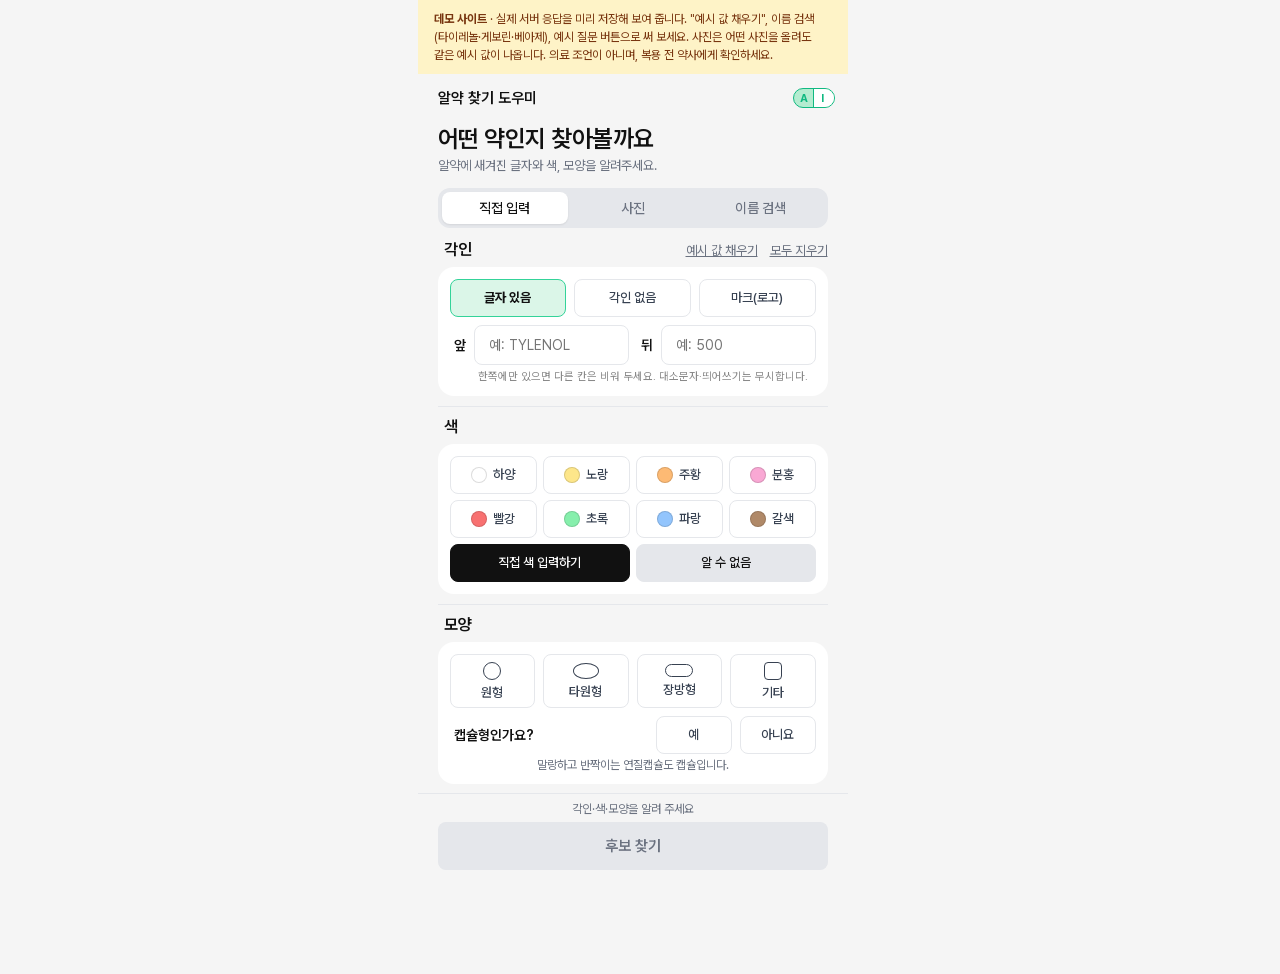
<file: demo/index.html>
<!doctype html>
<html lang="ko">
<head>
<meta charset="utf-8">
<meta name="viewport" content="width=device-width, initial-scale=1">
<title>알약 찾기 도우미 데모</title>
<link rel="stylesheet" href="tokens.css">
<link rel="stylesheet" href="app.css">
<style>
.demo-note { max-width: 430px; margin: 0 auto; box-sizing: border-box; padding: 10px 16px; background: #fef3c7; color: #78350f; font-size: 12px; line-height: 1.5; }
</style>
</head>
<body>
<div class="demo-note" role="note"><strong>데모 사이트</strong> · 실제 서버 응답을 미리 저장해 보여 줍니다. "예시 값 채우기", 이름 검색(타이레놀·게보린·베아제), 예시 질문 버튼으로 써 보세요. 사진은 어떤 사진을 올려도 같은 예시 값이 나옵니다. 의료 조언이 아니며, 복용 전 약사에게 확인하세요.</div>
<div class="app" id="app"></div>
<script src="demo-data.js"></script>
<script src="demo-api.js"></script>
<script src="app.js"></script>
</body>
</html>
</file>
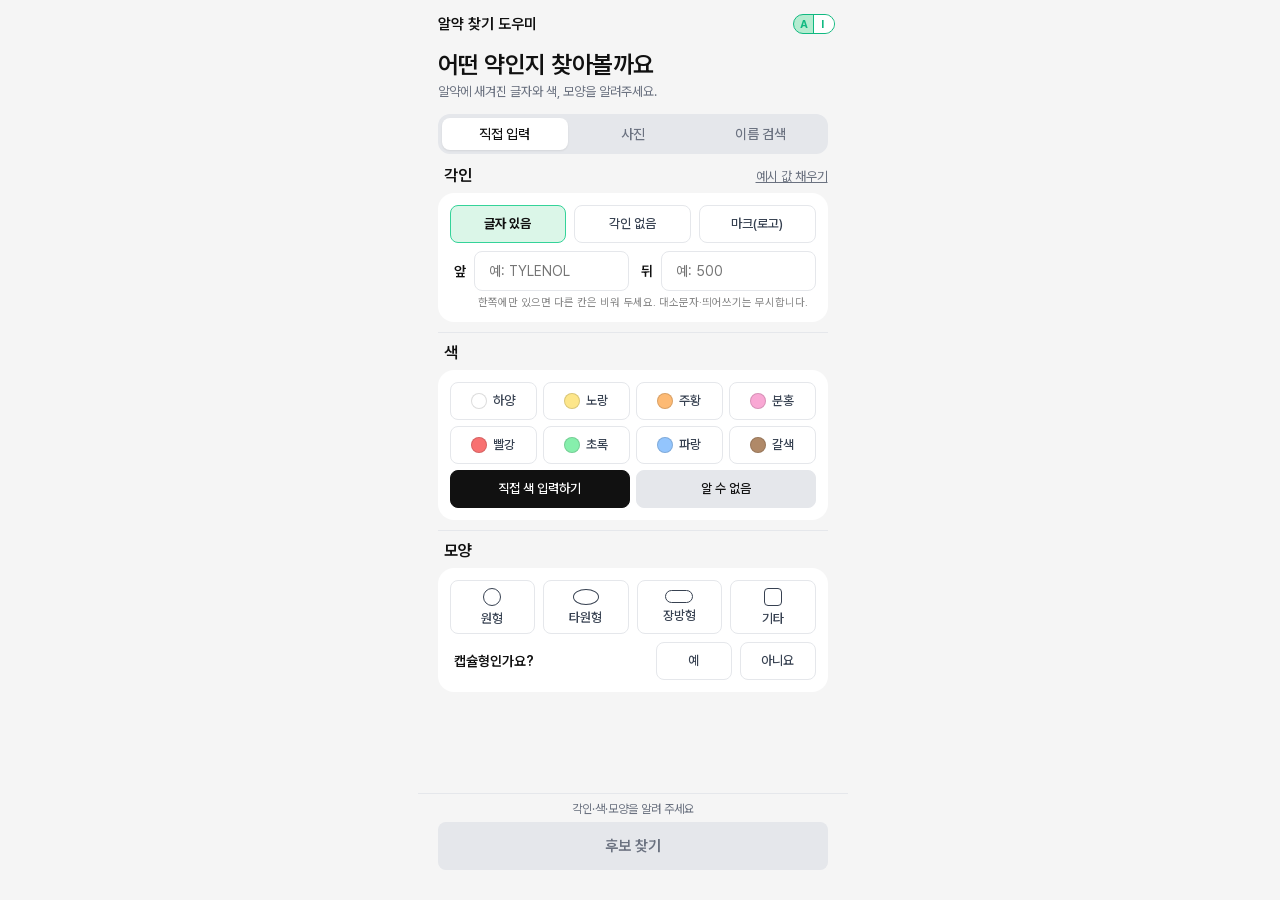
<file: prototype/index.html>
<!doctype html>
<html lang="ko">
<head>
<meta charset="utf-8">
<meta name="viewport" content="width=device-width, initial-scale=1">
<title>알약 찾기 도우미</title>
<link rel="stylesheet" href="tokens.css">
<link rel="stylesheet" href="app.css">
</head>
<body>
<div class="app" id="app"></div>
<script src="app.js"></script>
</body>
</html>
</file>
<file: demo/tokens.css>
/* Cal.com 디자인 시스템 토큰 (claude.ai/design 프로젝트의 _ds/cal-com-design-system 에서 옮김) */
:root {
  --cal-primary: #111111;
  --cal-primary-active: #242424;
  --cal-primary-disabled: #e5e7eb;
  --cal-brand-accent: #3b82f6;

  --cal-ink: #111111;
  --cal-body: #374151;
  --cal-muted: #6b7280;
  --cal-muted-soft: #898989;
  --cal-on-primary: #ffffff;

  --cal-canvas: #ffffff;
  --cal-surface-soft: #f8f9fa;
  --cal-surface-card: #f5f5f5;
  --cal-surface-strong: #e5e7eb;

  --cal-hairline: #e5e7eb;
  --cal-hairline-soft: #f3f4f6;

  --cal-success: #10b981;
  --cal-warning: #f59e0b;
  --cal-error: #ef4444;

  --cal-badge-orange: #fb923c;
  --cal-badge-pink: #ec4899;
  --cal-badge-violet: #8b5cf6;
  --cal-badge-emerald: #34d399;

  --radius-md: 8px;
  --radius-lg: 12px;
  --radius-xl: 16px;
  --radius-pill: 9999px;

  --shadow-xs: 0 1px 2px rgba(0, 0, 0, 0.05);
  --shadow-pill-active: 0 1px 2px rgba(0, 0, 0, 0.08);

  --ease-standard: cubic-bezier(0.4, 0, 0.2, 1);
  --dur-fast: 120ms;
  --dur-base: 180ms;

  --font-display: "Cal Sans", "Inter", -apple-system, BlinkMacSystemFont, "Segoe UI", Roboto, sans-serif;
  --font-sans: "Inter", -apple-system, BlinkMacSystemFont, "Segoe UI", Roboto, sans-serif;
  --font-mono: "JetBrains Mono", ui-monospace, SFMono-Regular, Menlo, monospace;
}
</file>
<file: demo/app.css>
/* 글꼴은 서버에 둔 Pretendard만 씀: 무료 모드에서 외부 호출 0회를 지키려고 웹 글꼴 서비스를 쓰지 않음 */
@font-face { font-family: "Pretendard"; font-weight: 45 920; font-display: swap; src: url("fonts/PretendardVariable.woff2") format("woff2-variations"); }
:root { --font-sans: "Pretendard", -apple-system, BlinkMacSystemFont, sans-serif; --font-display: var(--font-sans); }

* { box-sizing: border-box; }
/* 세로 스크롤바가 생겼다 없어질 때 화면이 좌우로 흔들리지 않게 자리를 늘 비워 둠 */
html { overflow-y: scroll; }
@supports (scrollbar-gutter: stable) { html { overflow-y: auto; scrollbar-gutter: stable; } }
body { margin: 0; background: var(--cal-surface-card); font-family: var(--font-sans); color: var(--cal-ink); word-break: keep-all; }
a { color: var(--cal-brand-accent); text-decoration: none; }
a:hover { text-decoration: underline; }
button, input, textarea { font-family: inherit; }
button { cursor: pointer; }
:focus-visible { outline: 2px solid var(--cal-brand-accent); outline-offset: 2px; }
h1, h2, p { margin: 0; }
.sr-only { position: absolute; width: 1px; height: 1px; overflow: hidden; clip: rect(0 0 0 0); white-space: nowrap; }
@keyframes pf-pulse { 0%, 100% { opacity: 1; } 50% { opacity: .35; } }

/* 배치 */
.app { max-width: 430px; margin: 0 auto; min-height: 100vh; min-height: 100dvh; display: flex; flex-direction: column; background: var(--cal-surface-card); }
.main { flex: 1; padding: 2px 20px 12px; }
.col { display: flex; flex-direction: column; }
.row { display: flex; align-items: center; }
.row-between { display: flex; justify-content: space-between; align-items: baseline; gap: 12px; }
.wrap { flex-wrap: wrap; }
.grow { flex: 1; }
.grid2 { display: grid; grid-template-columns: minmax(0, 1fr) minmax(0, 1fr); gap: 10px; }
.grid4 { display: grid; grid-template-columns: repeat(4, minmax(0, 1fr)); }
.span2 { grid-column: span 2; }
.mono { font-family: var(--font-mono); }

/* 머리줄 */
.bar { position: sticky; top: 0; z-index: 1; display: flex; align-items: center; gap: 8px; height: 48px; padding: 0 12px 0 8px; background: var(--cal-surface-card); }
.icon-btn { width: 44px; height: 44px; border: none; background: transparent; border-radius: 9999px; display: flex; align-items: center; justify-content: center; color: var(--cal-ink); }
.icon-btn:active { background: var(--cal-surface-strong); }
.bar-title { flex: 1; font-size: 15px; font-weight: 600; }
.bar-title.pad { padding-left: 12px; }
.mode { width: 44px; height: 44px; display: flex; align-items: center; justify-content: center; --m-line: var(--cal-muted-soft); --m-fill: var(--cal-surface-strong); }
.mode.on { --m-line: var(--cal-success); --m-fill: color-mix(in oklab, var(--cal-badge-emerald) 45%, white); }
.mode-pill { display: flex; width: 42px; height: 20px; border-radius: 9999px; border: 1.75px solid var(--m-line); background: var(--m-fill); overflow: hidden; font-size: 11px; font-weight: 700; line-height: 1; color: var(--m-line); }
.mode-pill span { flex: 1; display: flex; align-items: center; justify-content: center; }
.mode-pill span:first-child { padding-left: 2px; }
.mode-pill span:last-child { padding-right: 2px; border-left: 1.75px solid var(--m-line); background: var(--cal-canvas); }

/* 아래 고정 버튼 */
.cta-hint:not(:empty) { font-size: 12px; color: var(--cal-muted); text-align: center; padding-bottom: 6px; }
.cta { position: sticky; bottom: 0; padding: 8px 20px 30px; border-top: 1px solid var(--cal-hairline); background: var(--cal-surface-card); }

/* 디자인 시스템 부품: Button, Input, Badge, NavPillGroup */
.btn { display: inline-flex; align-items: center; justify-content: center; gap: 8px; font-weight: 600; font-size: 14px; line-height: 1; height: 40px; padding: 0 20px; border-radius: var(--radius-md); border: 1px solid transparent; background: var(--cal-primary); color: var(--cal-on-primary); white-space: nowrap; text-decoration: none; user-select: none; transition: background var(--dur-fast) var(--ease-standard), color var(--dur-fast) var(--ease-standard); }
.btn:hover { text-decoration: none; }
.btn:active { background: var(--cal-primary-active); }
.btn:disabled { background: var(--cal-primary-disabled); color: var(--cal-muted); cursor: not-allowed; }
.btn.lg { height: 48px; padding: 0 24px; font-size: 15px; }
.btn.full { width: 100%; }
.btn.mint { background: color-mix(in oklab, var(--cal-badge-emerald) 22%, white); color: var(--cal-ink); border-color: var(--cal-badge-emerald); }
.btn.mint:active { background: color-mix(in oklab, var(--cal-badge-emerald) 35%, white); }
.btn.sec { background: var(--cal-canvas); color: var(--cal-ink); border-color: var(--cal-hairline); }
.btn.sec:active { background: var(--cal-surface-card); }

.input { display: block; width: 100%; min-width: 0; height: 40px; padding: 0 14px; background: var(--cal-canvas); border: 1px solid var(--cal-hairline); border-radius: var(--radius-md); font-size: 16px; color: var(--cal-ink); outline: none; transition: border-color var(--dur-fast) var(--ease-standard); }
.input:focus { border-color: var(--cal-ink); box-shadow: 0 0 0 3px rgba(17, 17, 17, .06); }
.input.s14 { font-size: 14px; }
.input.s13 { font-size: 13px; }

.badge { display: inline-flex; align-items: center; gap: 6px; background: var(--cal-surface-card); color: var(--cal-ink); font-size: 13px; font-weight: 500; line-height: 1; padding: 5px 12px; border-radius: var(--radius-pill); white-space: nowrap; }
.b-emerald { background: var(--cal-badge-emerald); color: #0a3a28; }
.b-orange { background: var(--cal-badge-orange); color: #fff; }
.b-violet { background: var(--cal-badge-violet); color: #fff; }
.b-success { background: rgba(16, 185, 129, .12); color: #0a7c5a; }
.b-warning { background: rgba(245, 158, 11, .14); color: #9a6200; }
.b-otc { background: color-mix(in oklab, var(--cal-brand-accent) 16%, white); }
.b-rx { background: color-mix(in oklab, var(--cal-warning) 22%, white); }
.b-pink { background: color-mix(in oklab, var(--cal-badge-pink) 16%, white); color: #9d174d; }
.b-yellow { background: color-mix(in oklab, var(--cal-warning) 22%, white); color: #78350f; }
.b-mint { background: color-mix(in oklab, var(--cal-badge-emerald) 22%, white); color: #0a3a28; }
.dot::before { content: ""; width: 6px; height: 6px; border-radius: 50%; background: currentColor; }

.pills { display: flex; gap: 2px; padding: 4px; background: var(--cal-surface-strong); border-radius: var(--radius-lg); }
.pills button { flex: 1; border: none; font-size: 14px; font-weight: 500; padding: 8px 16px; border-radius: var(--radius-md); background: transparent; color: var(--cal-muted); transition: background var(--dur-fast) var(--ease-standard), color var(--dur-fast) var(--ease-standard); }
.pills button[aria-selected="true"] { background: var(--cal-canvas); color: var(--cal-ink); box-shadow: var(--shadow-pill-active); }

/* 화면 공통 */
.title { font-family: var(--font-display); font-weight: 600; font-size: 24px; line-height: 1.25; letter-spacing: -.5px; }
.title.lg { font-size: 28px; }
.sub { font-size: 13px; line-height: 1.5; color: var(--cal-muted); }
.sec-h { font-size: 16px; font-weight: 600; padding-left: 6px; }
.lbl { font-size: 14px; font-weight: 600; padding-left: 4px; }
.hint { grid-column: 2 / -1; font-size: 11px; line-height: 1.4; color: var(--cal-muted-soft); padding-left: 4px; }
.link-btn { border: none; background: none; padding: 0; font-size: 13px; color: var(--cal-muted); text-decoration: underline; }
.box { display: flex; flex-direction: column; gap: 8px; background: var(--cal-canvas); border-radius: var(--radius-xl); padding: 12px; }
.divider { height: 1px; background: var(--cal-hairline); margin: 2px 0; }
.note { background: var(--cal-canvas); border-radius: var(--radius-lg); padding: 12px 14px; font-size: 13px; line-height: 1.5; color: var(--cal-body); }
.panel { background: var(--cal-canvas); border-radius: var(--radius-lg); padding: 16px; }
.card { border: 1px solid var(--cal-hairline); border-radius: var(--radius-lg); padding: 16px; background: var(--cal-canvas); box-shadow: var(--shadow-xs); }
.strong15 { font-size: 15px; font-weight: 600; }
.body14 { font-size: 14px; line-height: 1.55; color: var(--cal-body); text-wrap: pretty; }
.muted13 { font-size: 13px; color: var(--cal-muted); }
.muted12 { font-size: 12px; color: var(--cal-muted); }
.fine { font-size: 12px; line-height: 1.5; color: var(--cal-muted-soft); padding-top: 4px; text-align: center; text-wrap: balance; } /* 줄 길이를 고르게 나눠 가운데 정렬 */
.pulse { display: flex; align-items: center; gap: 10px; font-size: 14px; color: var(--cal-body); }
.pulse::before, .step-dot { content: ""; flex: none; width: 8px; height: 8px; border-radius: 50%; background: var(--cal-ink); }
.pulse::before { animation: pf-pulse 1s infinite; }

/* 선택 버튼 (각인 방식·색·모양·캡슐) */
.opt { height: 38px; padding: 0; border-radius: var(--radius-md); border: 1px solid var(--cal-hairline); background: var(--cal-canvas); color: var(--cal-body); font-size: 13px; font-weight: 500; transition: background var(--dur-fast); }
.opt[aria-pressed="true"] { background: color-mix(in oklab, var(--cal-badge-emerald) 22%, white); color: var(--cal-ink); border-color: var(--cal-badge-emerald); font-weight: 700; }
.opt.color { display: flex; align-items: center; justify-content: center; gap: 6px; }
.sw { width: 16px; height: 16px; border-radius: 50%; box-shadow: inset 0 0 0 1px rgba(0, 0, 0, .14); }
.opt.dark, .opt.dark[aria-pressed="true"] { background: var(--cal-primary); border-color: var(--cal-primary); color: var(--cal-on-primary); }
.opt.grey, .opt.grey[aria-pressed="true"] { background: var(--cal-surface-strong); border-color: var(--cal-surface-strong); color: var(--cal-ink); }
.opt.dark[aria-pressed="true"], .opt.grey[aria-pressed="true"] { box-shadow: 0 0 0 2px var(--cal-badge-emerald); }
.opt.shape { height: 54px; display: flex; flex-direction: column; align-items: center; justify-content: center; gap: 5px; }
.shape-ic { border: 1.75px solid currentColor; }
.opt.cap { width: 76px; }
.imprint-grid { display: grid; grid-template-columns: auto minmax(0, 1fr) auto minmax(0, 1fr); align-items: center; column-gap: 8px; row-gap: 4px; }

/* 사진 */
.slot { position: relative; height: 168px; border-radius: var(--radius-lg); border: 1px dashed var(--cal-hairline); background: var(--cal-canvas); display: flex; flex-direction: column; align-items: center; justify-content: center; gap: 8px; color: var(--cal-muted); font-size: 13px; overflow: hidden; cursor: pointer; }
.slot:focus-within { outline: 2px solid var(--cal-brand-accent); outline-offset: 2px; }
.slot.added { border-style: solid; background: var(--cal-surface-card); cursor: default; }
.slot img { position: absolute; inset: 0; width: 100%; height: 100%; object-fit: contain; } /* 사진 전체가 보이게: 남는 칸은 여백 */
.crop { position: absolute; border: 1.5px dashed var(--cal-ink); border-radius: 6px; box-shadow: 0 0 0 999px rgba(255, 255, 255, .35); cursor: move; touch-action: none; }
.crop:focus-visible { outline: 2px solid var(--cal-brand-accent); outline-offset: 2px; }
/* 손가락으로 잡기 쉽게 보이는 점(16px)보다 넓은 영역(36px)을 잡힘 영역으로 둠 */
.crop-handle { position: absolute; right: -18px; bottom: -18px; width: 36px; height: 36px; cursor: nwse-resize; }
.crop-handle::after { content: ''; position: absolute; inset: 10px; border-radius: 50%; background: var(--cal-ink); border: 2px solid #fff; }
.slot-tag { padding-left: 4px; font-size: 11px; font-weight: 600; color: var(--cal-ink); }
.slot-clear { align-self: flex-end; border: none; background: none; padding: 6px 4px; font-size: 12px; cursor: pointer; color: var(--cal-ink); text-decoration: underline; }
.tip { background: color-mix(in oklab, var(--cal-warning) 9%, white); border-radius: var(--radius-lg); padding: 12px 14px; display: flex; flex-wrap: wrap; align-items: center; column-gap: 6px; row-gap: 2px; font-size: 12px; line-height: 1.5; color: var(--cal-ink); }
.tip-sep { width: 1px; height: 14px; background: var(--cal-surface-strong); margin: 0 2px; }

/* 이름 검색 결과 */
.hit { display: flex; align-items: center; gap: 10px; min-height: 60px; padding: 8px 15px; border: none; border-bottom: 1px solid var(--cal-hairline-soft); background: none; text-align: left; color: var(--cal-ink); }
.hit-n { font-size: 13px; font-weight: 600; }
.hit-c { font-size: 12px; color: var(--cal-muted); }
.empty { font-size: 14px; color: var(--cal-muted); padding: 12px 15px; }

/* 후보 */
.query { font-size: 12px; color: var(--cal-body); background: var(--cal-surface-soft); border: 1px solid var(--cal-hairline); border-radius: var(--radius-md); padding: 8px 12px; }
.cand { display: flex; flex-direction: column; gap: 12px; text-align: left; color: var(--cal-ink); }
.cand:active { background: var(--cal-surface-soft); }
.pill-pic { flex: none; width: 72px; height: 56px; border-radius: var(--radius-md); background: var(--cal-surface-card); display: flex; align-items: center; justify-content: center; }
.pill-pic span { box-shadow: inset 0 0 0 1px rgba(0, 0, 0, .18); display: flex; align-items: center; justify-content: center; font-size: 7px; color: #374151; overflow: hidden; }
.cand-n { font-size: 15px; font-weight: 600; line-height: 1.35; }
.cand-o { font-size: 11px; color: var(--cal-body); margin-top: 3px; }
.src { background: var(--cal-canvas); border-radius: var(--radius-lg); padding: 14px 16px; display: flex; flex-direction: column; gap: 6px; font-size: 12px; line-height: 1.55; color: var(--cal-muted); }
.src-h { font-weight: 600; color: var(--cal-ink); font-size: 13px; }
.soft { color: var(--cal-muted-soft); }

/* 약 정보 */
.sum-t { font-size: 13px; font-weight: 600; color: var(--cal-muted); }
.sum-b { font-size: 15px; line-height: 1.6; color: var(--cal-ink); text-wrap: pretty; }
.sec-row { display: flex; gap: 12px; padding: 14px 0; border-bottom: 1px solid var(--cal-hairline-soft); }
.num { flex: none; width: 24px; height: 24px; border-radius: 50%; background: var(--cal-canvas); font-size: 12px; font-weight: 600; display: flex; align-items: center; justify-content: center; }

/* 질문 */
.suggest { min-height: 44px; padding: 10px 14px; border-radius: var(--radius-md); border: 1px solid var(--cal-hairline); background: var(--cal-canvas); text-align: left; font-size: 13px; line-height: 1.45; color: var(--cal-body); }
.suggest:active { background: var(--cal-surface-soft); }
.qbox { height: 96px; resize: none; border: 1px solid var(--cal-hairline); border-radius: var(--radius-md); padding: 10px 14px; font-size: 13px; line-height: 1.45; color: var(--cal-ink); outline: none; }
.qbox:focus { border-color: var(--cal-ink); }
.bubble { align-self: flex-end; max-width: 86%; background: var(--cal-primary); color: var(--cal-on-primary); border-radius: var(--radius-lg); padding: 10px 14px; font-size: 14px; line-height: 1.5; white-space: pre-wrap; }
.sos { border: 1px solid var(--cal-error); border-radius: var(--radius-lg); padding: 14px 16px; display: flex; flex-direction: column; gap: 10px; }
.masked { background: var(--cal-surface-card); border-radius: var(--radius-md); padding: 12px 14px; font-size: 14px; line-height: 1.55; white-space: pre-wrap; }
.step { display: flex; align-items: center; gap: 10px; font-size: 14px; color: var(--cal-muted-soft); }
.step .step-dot { background: var(--cal-surface-strong); }
.step.now, .step.done { color: var(--cal-ink); }
.step.now .step-dot { background: var(--cal-ink); animation: pf-pulse 1s infinite; }
.step.done .step-dot { background: var(--cal-success); }
.answer { font-size: 15px; line-height: 1.65; color: var(--cal-ink); text-wrap: pretty; }
.split { border-top: 1px solid var(--cal-hairline-soft); padding-top: 12px; display: flex; flex-direction: column; }
.ev { display: flex; gap: 10px; font-size: 13px; line-height: 1.55; color: var(--cal-body); text-wrap: pretty; }
.nw { white-space: nowrap; }
/* 본문은 왼쪽 정렬 + text-wrap: pretty: 브라우저가 줄 나눔 위치를 골라 오른쪽 끝 차이를 줄임 (양쪽 정렬은 단어 사이가 벌어져 뺌) */
.ev-n { flex: none; font-family: var(--font-mono); font-size: 12px; color: var(--cal-ink); }

/* 약 종류 동그라미: 일반 연한 파랑, 전문 연한 노랑 */
.badge.kind { background: none; padding: 0; } /* 상자 없이 동그라미를 약 이름 왼쪽 끝에 맞춤 */
.dot-otc::before, .dot-rx::before { width: 8px; height: 8px; box-shadow: inset 0 0 0 1px rgba(0, 0, 0, .12); }
.dot-otc::before { background: #93c5fd; }
.dot-rx::before { background: #fde68a; }

@media (prefers-reduced-motion: reduce) { * { animation: none !important; transition: none !important; } }
</file>
<file: prototype/tokens.css>
/* Cal.com 디자인 시스템 토큰 (claude.ai/design 프로젝트의 _ds/cal-com-design-system 에서 옮김) */
:root {
  --cal-primary: #111111;
  --cal-primary-active: #242424;
  --cal-primary-disabled: #e5e7eb;
  --cal-brand-accent: #3b82f6;

  --cal-ink: #111111;
  --cal-body: #374151;
  --cal-muted: #6b7280;
  --cal-muted-soft: #898989;
  --cal-on-primary: #ffffff;

  --cal-canvas: #ffffff;
  --cal-surface-soft: #f8f9fa;
  --cal-surface-card: #f5f5f5;
  --cal-surface-strong: #e5e7eb;

  --cal-hairline: #e5e7eb;
  --cal-hairline-soft: #f3f4f6;

  --cal-success: #10b981;
  --cal-warning: #f59e0b;
  --cal-error: #ef4444;

  --cal-badge-orange: #fb923c;
  --cal-badge-pink: #ec4899;
  --cal-badge-violet: #8b5cf6;
  --cal-badge-emerald: #34d399;

  --radius-md: 8px;
  --radius-lg: 12px;
  --radius-xl: 16px;
  --radius-pill: 9999px;

  --shadow-xs: 0 1px 2px rgba(0, 0, 0, 0.05);
  --shadow-pill-active: 0 1px 2px rgba(0, 0, 0, 0.08);

  --ease-standard: cubic-bezier(0.4, 0, 0.2, 1);
  --dur-fast: 120ms;
  --dur-base: 180ms;

  --font-display: "Cal Sans", "Inter", -apple-system, BlinkMacSystemFont, "Segoe UI", Roboto, sans-serif;
  --font-sans: "Inter", -apple-system, BlinkMacSystemFont, "Segoe UI", Roboto, sans-serif;
  --font-mono: "JetBrains Mono", ui-monospace, SFMono-Regular, Menlo, monospace;
}
</file>
<file: prototype/app.css>
/* 글꼴은 서버에 둔 Pretendard만 씀: 무료 모드에서 외부 호출 0회를 지키려고 웹 글꼴 서비스를 쓰지 않음 */
@font-face { font-family: "Pretendard"; font-weight: 45 920; font-display: swap; src: url("fonts/PretendardVariable.woff2") format("woff2-variations"); }
:root { --font-sans: "Pretendard", -apple-system, BlinkMacSystemFont, sans-serif; --font-display: var(--font-sans); }

* { box-sizing: border-box; }
/* 세로 스크롤바가 생겼다 없어질 때 화면이 좌우로 흔들리지 않게 자리를 늘 비워 둠 */
html { overflow-y: scroll; }
@supports (scrollbar-gutter: stable) { html { overflow-y: auto; scrollbar-gutter: stable; } }
body { margin: 0; background: var(--cal-surface-card); font-family: var(--font-sans); color: var(--cal-ink); word-break: keep-all; }
a { color: var(--cal-brand-accent); text-decoration: none; }
a:hover { text-decoration: underline; }
button, input, textarea { font-family: inherit; }
button { cursor: pointer; }
:focus-visible { outline: 2px solid var(--cal-brand-accent); outline-offset: 2px; }
h1, h2, p { margin: 0; }
.sr-only { position: absolute; width: 1px; height: 1px; overflow: hidden; clip: rect(0 0 0 0); white-space: nowrap; }
@keyframes pf-pulse { 0%, 100% { opacity: 1; } 50% { opacity: .35; } }

/* 배치 */
.app { max-width: 430px; margin: 0 auto; min-height: 100vh; min-height: 100dvh; display: flex; flex-direction: column; background: var(--cal-surface-card); }
.main { flex: 1; padding: 2px 20px 12px; }
.col { display: flex; flex-direction: column; }
.row { display: flex; align-items: center; }
.row-between { display: flex; justify-content: space-between; align-items: baseline; gap: 12px; }
.wrap { flex-wrap: wrap; }
.grow { flex: 1; }
.grid2 { display: grid; grid-template-columns: minmax(0, 1fr) minmax(0, 1fr); gap: 10px; }
.grid4 { display: grid; grid-template-columns: repeat(4, minmax(0, 1fr)); }
.span2 { grid-column: span 2; }
.mono { font-family: var(--font-mono); }

/* 머리줄 */
.bar { position: sticky; top: 0; z-index: 1; display: flex; align-items: center; gap: 8px; height: 48px; padding: 0 12px 0 8px; background: var(--cal-surface-card); }
.icon-btn { width: 44px; height: 44px; border: none; background: transparent; border-radius: 9999px; display: flex; align-items: center; justify-content: center; color: var(--cal-ink); }
.icon-btn:active { background: var(--cal-surface-strong); }
.bar-title { flex: 1; font-size: 15px; font-weight: 600; }
.bar-title.pad { padding-left: 12px; }
.mode { width: 44px; height: 44px; display: flex; align-items: center; justify-content: center; --m-line: var(--cal-muted-soft); --m-fill: var(--cal-surface-strong); }
.mode.on { --m-line: var(--cal-success); --m-fill: color-mix(in oklab, var(--cal-badge-emerald) 45%, white); }
.mode-pill { display: flex; width: 42px; height: 20px; border-radius: 9999px; border: 1.75px solid var(--m-line); background: var(--m-fill); overflow: hidden; font-size: 11px; font-weight: 700; line-height: 1; color: var(--m-line); }
.mode-pill span { flex: 1; display: flex; align-items: center; justify-content: center; }
.mode-pill span:first-child { padding-left: 2px; }
.mode-pill span:last-child { padding-right: 2px; border-left: 1.75px solid var(--m-line); background: var(--cal-canvas); }

/* 아래 고정 버튼 */
.cta-hint:not(:empty) { font-size: 12px; color: var(--cal-muted); text-align: center; padding-bottom: 6px; }
.cta { position: sticky; bottom: 0; padding: 8px 20px 30px; border-top: 1px solid var(--cal-hairline); background: var(--cal-surface-card); }

/* 디자인 시스템 부품: Button, Input, Badge, NavPillGroup */
.btn { display: inline-flex; align-items: center; justify-content: center; gap: 8px; font-weight: 600; font-size: 14px; line-height: 1; height: 40px; padding: 0 20px; border-radius: var(--radius-md); border: 1px solid transparent; background: var(--cal-primary); color: var(--cal-on-primary); white-space: nowrap; text-decoration: none; user-select: none; transition: background var(--dur-fast) var(--ease-standard), color var(--dur-fast) var(--ease-standard); }
.btn:hover { text-decoration: none; }
.btn:active { background: var(--cal-primary-active); }
.btn:disabled { background: var(--cal-primary-disabled); color: var(--cal-muted); cursor: not-allowed; }
.btn.lg { height: 48px; padding: 0 24px; font-size: 15px; }
.btn.full { width: 100%; }
.btn.mint { background: color-mix(in oklab, var(--cal-badge-emerald) 22%, white); color: var(--cal-ink); border-color: var(--cal-badge-emerald); }
.btn.mint:active { background: color-mix(in oklab, var(--cal-badge-emerald) 35%, white); }
.btn.sec { background: var(--cal-canvas); color: var(--cal-ink); border-color: var(--cal-hairline); }
.btn.sec:active { background: var(--cal-surface-card); }

.input { display: block; width: 100%; min-width: 0; height: 40px; padding: 0 14px; background: var(--cal-canvas); border: 1px solid var(--cal-hairline); border-radius: var(--radius-md); font-size: 16px; color: var(--cal-ink); outline: none; transition: border-color var(--dur-fast) var(--ease-standard); }
.input:focus { border-color: var(--cal-ink); box-shadow: 0 0 0 3px rgba(17, 17, 17, .06); }
.input.s14 { font-size: 14px; }
.input.s13 { font-size: 13px; }

.badge { display: inline-flex; align-items: center; gap: 6px; background: var(--cal-surface-card); color: var(--cal-ink); font-size: 13px; font-weight: 500; line-height: 1; padding: 5px 12px; border-radius: var(--radius-pill); white-space: nowrap; }
.b-emerald { background: var(--cal-badge-emerald); color: #0a3a28; }
.b-orange { background: var(--cal-badge-orange); color: #fff; }
.b-violet { background: var(--cal-badge-violet); color: #fff; }
.b-success { background: rgba(16, 185, 129, .12); color: #0a7c5a; }
.b-warning { background: rgba(245, 158, 11, .14); color: #9a6200; }
.b-otc { background: color-mix(in oklab, var(--cal-brand-accent) 16%, white); }
.b-rx { background: color-mix(in oklab, var(--cal-warning) 22%, white); }
.b-pink { background: color-mix(in oklab, var(--cal-badge-pink) 16%, white); color: #9d174d; }
.b-yellow { background: color-mix(in oklab, var(--cal-warning) 22%, white); color: #78350f; }
.b-mint { background: color-mix(in oklab, var(--cal-badge-emerald) 22%, white); color: #0a3a28; }
.dot::before { content: ""; width: 6px; height: 6px; border-radius: 50%; background: currentColor; }

.pills { display: flex; gap: 2px; padding: 4px; background: var(--cal-surface-strong); border-radius: var(--radius-lg); }
.pills button { flex: 1; border: none; font-size: 14px; font-weight: 500; padding: 8px 16px; border-radius: var(--radius-md); background: transparent; color: var(--cal-muted); transition: background var(--dur-fast) var(--ease-standard), color var(--dur-fast) var(--ease-standard); }
.pills button[aria-selected="true"] { background: var(--cal-canvas); color: var(--cal-ink); box-shadow: var(--shadow-pill-active); }

/* 화면 공통 */
.title { font-family: var(--font-display); font-weight: 600; font-size: 24px; line-height: 1.25; letter-spacing: -.5px; }
.title.lg { font-size: 28px; }
.sub { font-size: 13px; line-height: 1.5; color: var(--cal-muted); }
.sec-h { font-size: 16px; font-weight: 600; padding-left: 6px; }
.lbl { font-size: 14px; font-weight: 600; padding-left: 4px; }
.hint { grid-column: 2 / -1; font-size: 11px; line-height: 1.4; color: var(--cal-muted-soft); padding-left: 4px; }
.link-btn { border: none; background: none; padding: 0; font-size: 13px; color: var(--cal-muted); text-decoration: underline; }
.box { display: flex; flex-direction: column; gap: 8px; background: var(--cal-canvas); border-radius: var(--radius-xl); padding: 12px; }
.divider { height: 1px; background: var(--cal-hairline); margin: 2px 0; }
.note { background: var(--cal-canvas); border-radius: var(--radius-lg); padding: 12px 14px; font-size: 13px; line-height: 1.5; color: var(--cal-body); }
.panel { background: var(--cal-canvas); border-radius: var(--radius-lg); padding: 16px; }
.card { border: 1px solid var(--cal-hairline); border-radius: var(--radius-lg); padding: 16px; background: var(--cal-canvas); box-shadow: var(--shadow-xs); }
.strong15 { font-size: 15px; font-weight: 600; }
.body14 { font-size: 14px; line-height: 1.55; color: var(--cal-body); text-wrap: pretty; }
.muted13 { font-size: 13px; color: var(--cal-muted); }
.muted12 { font-size: 12px; color: var(--cal-muted); }
.fine { font-size: 12px; line-height: 1.5; color: var(--cal-muted-soft); padding-top: 4px; text-align: center; text-wrap: balance; } /* 줄 길이를 고르게 나눠 가운데 정렬 */
.pulse { display: flex; align-items: center; gap: 10px; font-size: 14px; color: var(--cal-body); }
.pulse::before, .step-dot { content: ""; flex: none; width: 8px; height: 8px; border-radius: 50%; background: var(--cal-ink); }
.pulse::before { animation: pf-pulse 1s infinite; }

/* 선택 버튼 (각인 방식·색·모양·캡슐) */
.opt { height: 38px; padding: 0; border-radius: var(--radius-md); border: 1px solid var(--cal-hairline); background: var(--cal-canvas); color: var(--cal-body); font-size: 13px; font-weight: 500; transition: background var(--dur-fast); }
.opt[aria-pressed="true"] { background: color-mix(in oklab, var(--cal-badge-emerald) 22%, white); color: var(--cal-ink); border-color: var(--cal-badge-emerald); font-weight: 700; }
.opt.color { display: flex; align-items: center; justify-content: center; gap: 6px; }
.sw { width: 16px; height: 16px; border-radius: 50%; box-shadow: inset 0 0 0 1px rgba(0, 0, 0, .14); }
.opt.dark, .opt.dark[aria-pressed="true"] { background: var(--cal-primary); border-color: var(--cal-primary); color: var(--cal-on-primary); }
.opt.grey, .opt.grey[aria-pressed="true"] { background: var(--cal-surface-strong); border-color: var(--cal-surface-strong); color: var(--cal-ink); }
.opt.dark[aria-pressed="true"], .opt.grey[aria-pressed="true"] { box-shadow: 0 0 0 2px var(--cal-badge-emerald); }
.opt.shape { height: 54px; display: flex; flex-direction: column; align-items: center; justify-content: center; gap: 5px; }
.shape-ic { border: 1.75px solid currentColor; }
.opt.cap { width: 76px; }
.imprint-grid { display: grid; grid-template-columns: auto minmax(0, 1fr) auto minmax(0, 1fr); align-items: center; column-gap: 8px; row-gap: 4px; }

/* 사진 */
.slot { position: relative; height: 168px; border-radius: var(--radius-lg); border: 1px dashed var(--cal-hairline); background: var(--cal-canvas); display: flex; flex-direction: column; align-items: center; justify-content: center; gap: 8px; color: var(--cal-muted); font-size: 13px; overflow: hidden; cursor: pointer; }
.slot:focus-within { outline: 2px solid var(--cal-brand-accent); outline-offset: 2px; }
.slot.added { border-style: solid; background: var(--cal-surface-card); cursor: default; }
.slot img { position: absolute; inset: 0; width: 100%; height: 100%; object-fit: cover; }
.crop { position: absolute; inset: 22px 18px; border: 1.5px dashed var(--cal-ink); border-radius: 6px; box-shadow: 0 0 0 999px rgba(255, 255, 255, .35); }
.slot-tag { position: absolute; left: 10px; top: 8px; font-size: 11px; font-weight: 600; color: var(--cal-ink); }
.slot-clear { position: absolute; right: 6px; bottom: 4px; border: none; background: none; padding: 4px; font-size: 11px; color: var(--cal-ink); text-decoration: underline; }
.tip { background: color-mix(in oklab, var(--cal-warning) 9%, white); border-radius: var(--radius-lg); padding: 12px 14px; display: flex; flex-wrap: wrap; align-items: center; column-gap: 6px; row-gap: 2px; font-size: 12px; line-height: 1.5; color: var(--cal-ink); }
.tip-sep { width: 1px; height: 14px; background: var(--cal-surface-strong); margin: 0 2px; }

/* 이름 검색 결과 */
.hit { display: flex; align-items: center; gap: 10px; min-height: 60px; padding: 8px 15px; border: none; border-bottom: 1px solid var(--cal-hairline-soft); background: none; text-align: left; color: var(--cal-ink); }
.hit-n { font-size: 13px; font-weight: 600; }
.hit-c { font-size: 12px; color: var(--cal-muted); }
.empty { font-size: 14px; color: var(--cal-muted); padding: 12px 15px; }

/* 후보 */
.query { font-size: 12px; color: var(--cal-body); background: var(--cal-surface-soft); border: 1px solid var(--cal-hairline); border-radius: var(--radius-md); padding: 8px 12px; }
.cand { display: flex; flex-direction: column; gap: 12px; text-align: left; color: var(--cal-ink); }
.cand:active { background: var(--cal-surface-soft); }
.pill-pic { flex: none; width: 72px; height: 56px; border-radius: var(--radius-md); background: var(--cal-surface-card); display: flex; align-items: center; justify-content: center; }
.pill-pic span { box-shadow: inset 0 0 0 1px rgba(0, 0, 0, .18); display: flex; align-items: center; justify-content: center; font-size: 7px; color: #374151; overflow: hidden; }
.cand-n { font-size: 15px; font-weight: 600; line-height: 1.35; }
.cand-o { font-size: 11px; color: var(--cal-body); margin-top: 3px; }
.src { background: var(--cal-canvas); border-radius: var(--radius-lg); padding: 14px 16px; display: flex; flex-direction: column; gap: 6px; font-size: 12px; line-height: 1.55; color: var(--cal-muted); }
.src-h { font-weight: 600; color: var(--cal-ink); font-size: 13px; }
.soft { color: var(--cal-muted-soft); }

/* 약 정보 */
.sum-t { font-size: 13px; font-weight: 600; color: var(--cal-muted); }
.sum-b { font-size: 15px; line-height: 1.6; color: var(--cal-ink); text-wrap: pretty; }
.sec-row { display: flex; gap: 12px; padding: 14px 0; border-bottom: 1px solid var(--cal-hairline-soft); }
.num { flex: none; width: 24px; height: 24px; border-radius: 50%; background: var(--cal-canvas); font-size: 12px; font-weight: 600; display: flex; align-items: center; justify-content: center; }

/* 질문 */
.suggest { min-height: 44px; padding: 10px 14px; border-radius: var(--radius-md); border: 1px solid var(--cal-hairline); background: var(--cal-canvas); text-align: left; font-size: 13px; line-height: 1.45; color: var(--cal-body); }
.suggest:active { background: var(--cal-surface-soft); }
.qbox { height: 96px; resize: none; border: 1px solid var(--cal-hairline); border-radius: var(--radius-md); padding: 10px 14px; font-size: 13px; line-height: 1.45; color: var(--cal-ink); outline: none; }
.qbox:focus { border-color: var(--cal-ink); }
.bubble { align-self: flex-end; max-width: 86%; background: var(--cal-primary); color: var(--cal-on-primary); border-radius: var(--radius-lg); padding: 10px 14px; font-size: 14px; line-height: 1.5; white-space: pre-wrap; }
.sos { border: 1px solid var(--cal-error); border-radius: var(--radius-lg); padding: 14px 16px; display: flex; flex-direction: column; gap: 10px; }
.masked { background: var(--cal-surface-card); border-radius: var(--radius-md); padding: 12px 14px; font-size: 14px; line-height: 1.55; white-space: pre-wrap; }
.step { display: flex; align-items: center; gap: 10px; font-size: 14px; color: var(--cal-muted-soft); }
.step .step-dot { background: var(--cal-surface-strong); }
.step.now, .step.done { color: var(--cal-ink); }
.step.now .step-dot { background: var(--cal-ink); animation: pf-pulse 1s infinite; }
.step.done .step-dot { background: var(--cal-success); }
.answer { font-size: 15px; line-height: 1.65; color: var(--cal-ink); text-wrap: pretty; }
.split { border-top: 1px solid var(--cal-hairline-soft); padding-top: 12px; display: flex; flex-direction: column; }
.ev { display: flex; gap: 10px; font-size: 13px; line-height: 1.55; color: var(--cal-body); text-wrap: pretty; }
.nw { white-space: nowrap; }
/* 본문은 왼쪽 정렬 + text-wrap: pretty: 브라우저가 줄 나눔 위치를 골라 오른쪽 끝 차이를 줄임 (양쪽 정렬은 단어 사이가 벌어져 뺌) */
.ev-n { flex: none; font-family: var(--font-mono); font-size: 12px; color: var(--cal-ink); }

/* 약 종류 동그라미: 일반 연한 파랑, 전문 연한 노랑 */
.badge.kind { background: none; padding: 0; } /* 상자 없이 동그라미를 약 이름 왼쪽 끝에 맞춤 */
.dot-otc::before, .dot-rx::before { width: 8px; height: 8px; box-shadow: inset 0 0 0 1px rgba(0, 0, 0, .12); }
.dot-otc::before { background: #93c5fd; }
.dot-rx::before { background: #fde68a; }

@media (prefers-reduced-motion: reduce) { * { animation: none !important; transition: none !important; } }
</file>
